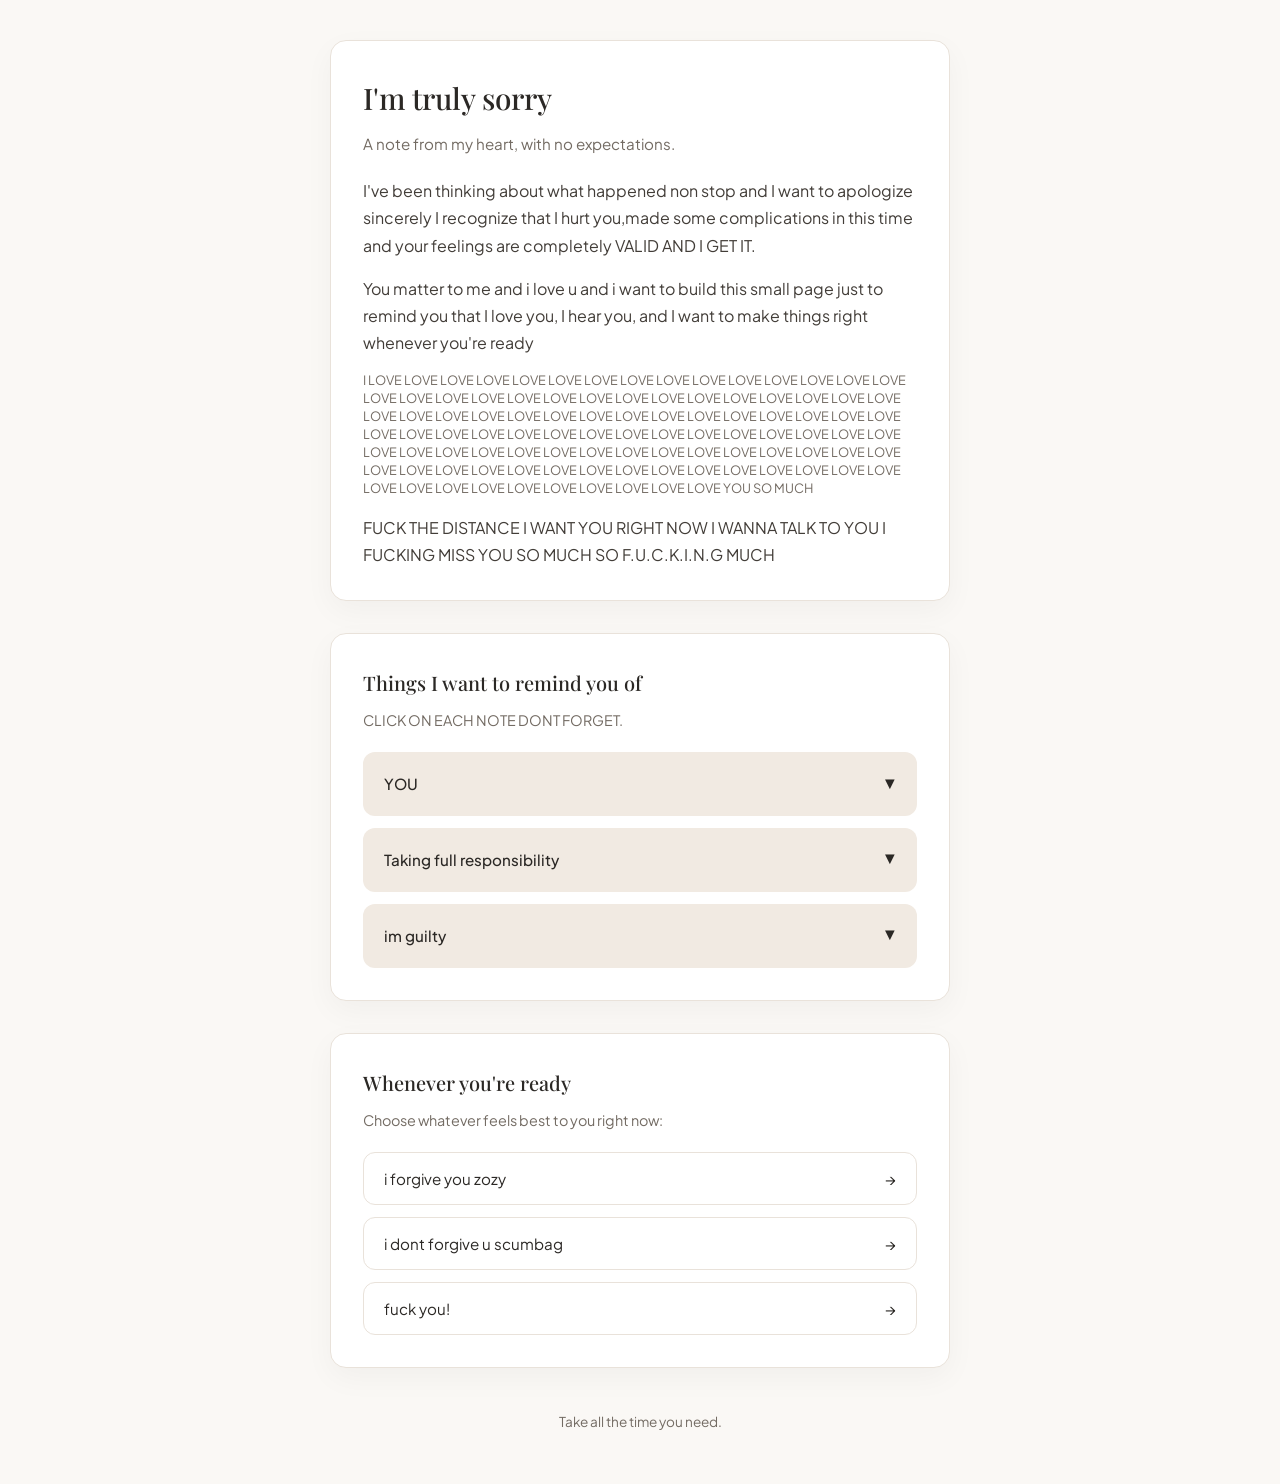
<file: js/index.html>
<!DOCTYPE html>
<html lang="en">
<head>
  <!-- Add inside <head> -->
  <meta property="og:title" content="A note for you ❤️" />
  <meta property="og:description" content="Click to open." />
  <meta property="og:image" content="https://<your-github-username>.github.io/<your-repository-name>/photo1.jpg" />
  <meta property="og:url" content="https://<your-github-username>.github.io/<your-repository-name>/" />

  <meta charset="UTF-8" />
  <meta name="viewport" content="width=device-width, initial-scale=1.0" />
  <title>For You</title>
  <link rel="preconnect" href="https://fonts.googleapis.com">
  <link rel="preconnect" href="https://fonts.gstatic.com" crossorigin>
  <link href="https://fonts.googleapis.com/css2?family=Plus+Jakarta+Sans:wght@300;400;500;600&family=Playfair+Display:ital,wght@0,500;0,600;1,400&display=swap" rel="stylesheet">
  <style>
    :root {
      --bg-color: #faf8f5;
      --card-bg: #ffffff;
      --text-main: #2b2825;
      --text-muted: #736b63;
      --accent: #9e7f66;
      --accent-soft: #f1eae2;
      --border: #e9e2da;
      --shadow: 0 10px 30px rgba(0, 0, 0, 0.04);
    }

    * {
      box-sizing: border-box;
      margin: 0;
      padding: 0;
    }

    body {
      background-color: var(--bg-color);
      color: var(--text-main);
      font-family: 'Plus Jakarta Sans', sans-serif;
      line-height: 1.7;
      padding: 40px 20px;
      display: flex;
      justify-content: center;
    }

    .container {
      max-width: 620px;
      width: 100%;
      display: flex;
      flex-direction: column;
      gap: 32px;
    }

    .card {
      background: var(--card-bg);
      border: 1px solid var(--border);
      border-radius: 16px;
      padding: 32px;
      box-shadow: var(--shadow);
    }

    h1, h2 {
      font-family: 'Playfair Display', serif;
      font-weight: 500;
      color: var(--text-main);
    }

    h1 {
      font-size: 1.85rem;
      margin-bottom: 8px;
    }

    .subtitle {
      font-size: 0.95rem;
      color: var(--text-muted);
      margin-bottom: 20px;
    }

    .letter-body p {
      margin-bottom: 16px;
      font-size: 1rem;
      color: #423d38;
    }

    .letter-body p:last-child {
      margin-bottom: 0;
    }

    .section-title {
      font-size: 1.25rem;
      margin-bottom: 8px;
    }

    .section-desc {
      font-size: 0.9rem;
      color: var(--text-muted);
      margin-bottom: 20px;
    }

    /* Expandable Cards Styling */
    .note-grid {
      display: grid;
      grid-template-columns: 1fr;
      gap: 12px;
    }

    .note-item {
      background: var(--accent-soft);
      border-radius: 12px;
      padding: 18px 20px;
      cursor: pointer;
      transition: all 0.25s ease;
      border: 1px solid transparent;
    }

    .note-item:hover {
      border-color: var(--accent);
    }

    .note-item .prompt {
      font-weight: 500;
      font-size: 0.95rem;
      color: var(--text-main);
      display: flex;
      justify-content: space-between;
      align-items: center;
    }

    .note-item .content {
      max-height: 0;
      overflow: hidden;
      transition: max-height 0.4s ease, margin-top 0.3s ease;
      font-size: 0.92rem;
      color: #574f47;
    }

    /* Crucial: Increased height to allow the image to reveal smoothly */
    .note-item.open .content {
      max-height: 480px;
      margin-top: 14px;
    }

    .note-item .icon {
      transition: transform 0.3s ease;
      font-size: 0.8rem;
    }

    .note-item.open .icon {
      transform: rotate(180deg);
    }

    /* Photo Inside Card Styling */
    .card-photo-wrapper {
      width: 100%;
      border-radius: 10px;
      overflow: hidden;
      margin-bottom: 14px;
      box-shadow: 0 4px 14px rgba(0, 0, 0, 0.08);
      border: 1px solid var(--border);
    }

    .card-photo-wrapper img {
      width: 100%;
      height: 260px; /* Fixed height for consistency */
      object-fit: cover; /* Cropping fix */
      display: block;
    }

    /* Action Options */
    .options-grid {
      display: flex;
      flex-direction: column;
      gap: 12px;
    }

    .option-btn {
      background: transparent;
      border: 1px solid var(--border);
      border-radius: 12px;
      padding: 16px 20px;
      text-align: left;
      font-family: inherit;
      font-size: 0.95rem;
      color: var(--text-main);
      cursor: pointer;
      transition: all 0.2s ease;
      display: flex;
      align-items: center;
      justify-content: space-between;
    }

    .option-btn:hover {
      background: var(--accent-soft);
      border-color: var(--accent);
    }

    .option-btn.selected {
      background: var(--text-main);
      color: #ffffff;
      border-color: var(--text-main);
    }

    #response-box {
      margin-top: 18px;
      padding: 14px 18px;
      background: var(--accent-soft);
      border-radius: 10px;
      font-size: 0.92rem;
      color: var(--text-main);
      display: none;
    }

    footer {
      text-align: center;
      font-size: 0.85rem;
      color: var(--text-muted);
      padding: 10px 0;
    }
  </style>
</head>
<body>

<div class="container">

  <!-- Letter Section -->
  <div class="card">
    <h1>I'm truly sorry</h1>
    <div class="subtitle">A note from my heart, with no expectations.</div>

    <div class="letter-body">
      <p>
        I've been thinking about what happened non stop and I want to apologize sincerely I recognize that I hurt you,made some complications in this time and your feelings are completely VALID AND I GET IT.
      </p>
      <p>
        You matter to me and i love u and i want to build this small page just to remind you that I love you, I hear you, and I want to make things right whenever you're ready
      </p>
      <p style="font-size: 0.8rem; line-height: 1.4; color: var(--text-muted);">
        I LOVE LOVE LOVE LOVE LOVE LOVE LOVE LOVE LOVE LOVE LOVE LOVE LOVE LOVE LOVE LOVE LOVE LOVE LOVE LOVE LOVE LOVE LOVE LOVE LOVE LOVE LOVE LOVE LOVE LOVE LOVE LOVE LOVE LOVE LOVE LOVE LOVE LOVE LOVE LOVE LOVE LOVE LOVE LOVE LOVE LOVE LOVE LOVE LOVE LOVE LOVE LOVE LOVE LOVE LOVE LOVE LOVE LOVE LOVE LOVE LOVE LOVE LOVE LOVE LOVE LOVE LOVE LOVE LOVE LOVE LOVE LOVE LOVE LOVE LOVE LOVE LOVE LOVE LOVE LOVE LOVE LOVE LOVE LOVE LOVE LOVE LOVE LOVE LOVE LOVE LOVE LOVE LOVE LOVE LOVE LOVE LOVE LOVE LOVE LOVE YOU SO MUCH
      </p>
      <p>
        FUCK THE DISTANCE I WANT YOU RIGHT NOW I WANNA TALK TO YOU I FUCKING MISS YOU SO MUCH SO F.U.C.K.I.N.G MUCH
      </p>
    </div>
  </div>

  <!-- Reflective Reminders -->
  <div class="card">
    <h2 class="section-title">Things I want to remind you of</h2>
    <div class="section-desc">CLICK ON EACH NOTE DONT FORGET.</div>

    <div class="note-grid">

      <!-- CARD 1: With Photo -->
      <div class="note-item" onclick="toggleNote(this)">
        <div class="prompt">
          <span>YOU</span>
          <span class="icon">▼</span>
        </div>
        <div class="content">
          <!-- PHOTO IS ADDED HERE -->
          <img src="memory.jpg" height="300" width="500" alt=""/>
          <div class="card-photo-wrapper">
          </div>
          <!-- Your text -->
          i love your presence your smile your laugh your محرشة you being there with me no matter what you make my world lighter, brighter and sunshine and lolipops
        </div>
      </div>

      <!-- CARD 2 -->
      <div class="note-item" onclick="toggleNote(this)">
        <div class="prompt">
          <span>Taking full responsibility</span>
          <span class="icon">▼</span>
        </div>

        <div class="content">
          No excuses or anything I made a mistake and I am committed to listening and doing better and im such a خبعة still dont know what it means but ... it sounds like me i guess
        </div>
      </div>

      <!-- CARD 3 -->
      <div class="note-item" onclick="toggleNote(this)">
        <div class="prompt">
          <span>im guilty</span>
          <span class="icon">▼</span>
        </div>
        <div class="content">
          i dont deserve a wholesome, hot, smart girl like you as they say الكل في الكل
        </div>
      </div>
    </div>
  </div>

  <!-- Interactive Next Step -->
  <div class="card">
    <h2 class="section-title">Whenever you're ready</h2>
    <div class="section-desc">Choose whatever feels best to you right now:</div>

    <div class="options-grid">
      <button class="option-btn" onclick="selectOption(this, 'I LOVE YOU MOREEEEEE call me right now if u picked this option')">
        <span>i forgive you zozy </span>
        <span>→</span>
      </button>
      <button class="option-btn" onclick="selectOption(this, 'Take all the time you need. I won’t rush u. jk i will rush u')">
        <span>i dont forgive u scumbag</span>
        <span>→</span>
      </button>
      <button class="option-btn" onclick="selectOption(this, 'ok i guess ... sorry')">
        <span>fuck you!</span>
        <span>→</span>
      </button>
    </div>

    <div id="response-box"></div>
  </div>

  <footer>
    Take all the time you need.
  </footer>

</div>

<script>
  function toggleNote(element) {
    element.classList.toggle('open');
  }

  function selectOption(btn, message) {
    document.querySelectorAll('.option-btn').forEach(b => b.classList.remove('selected'));
    btn.classList.add('selected');

    const resBox = document.getElementById('response-box');
    resBox.style.display = 'block';
    resBox.textContent = message;
  }
</script>
</body>
</html>
</file>
